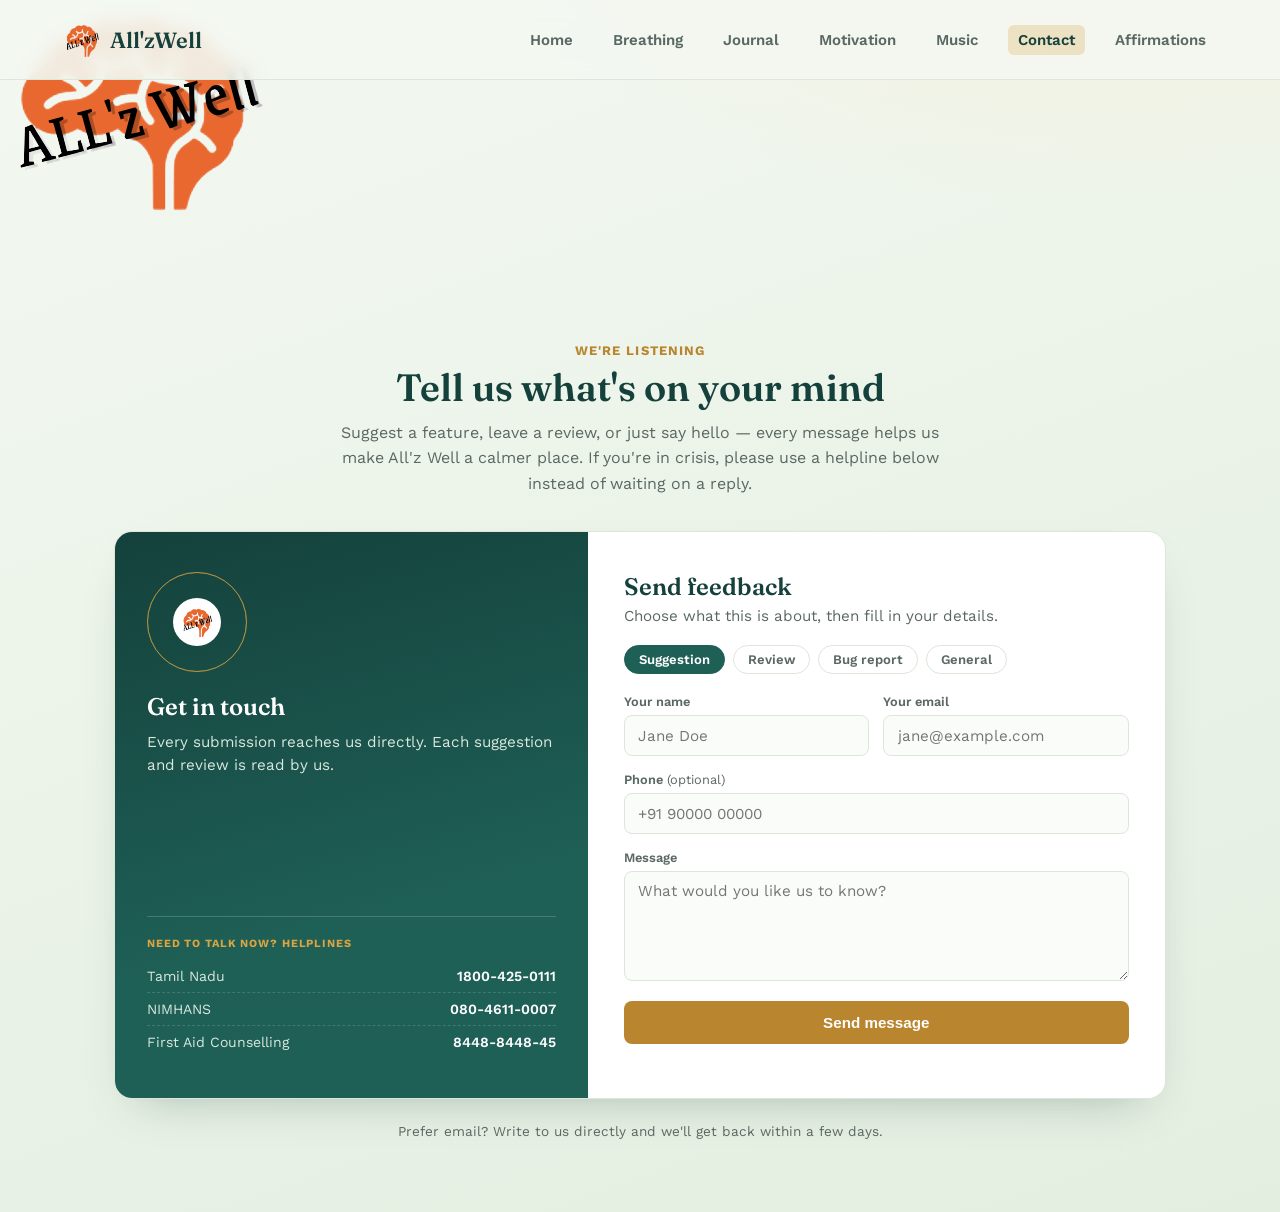
<file: contactus.html>
<!DOCTYPE html>
<html lang="en">
<head>
  <meta charset="UTF-8">
  <meta http-equiv="X-UA-Compatible" content="IE=edge">
  <meta name="viewport" content="width=device-width, initial-scale=1.0">
  <img src="ALLz_Well.png" alt="All'zWell logo" class="favicon">
  <title>Contact Us | All'z Well</title>
  <link rel="stylesheet" href="contactus.css">
</head>
<body>
  <nav>
    <input id="nav-toggle" type="checkbox">
    <div class="logo"><img src="ALLz_Well.png" alt="All'zWell logo">All'zWell</div>
    <ul class="links">
      <li><a href="homepage.html">Home</a></li>
      <li><a href="breathingexericise.html">Breathing</a></li>
      <li><a href="journal.html">Journal</a></li>
      <li><a href="motivation.html">Motivation</a></li>
      <li><a href="music.html">Music</a></li>
      <li><a href="contactus.html" class="active">Contact</a></li>
      <li><a href="affirmations.html">Affirmations</a></li>
    </ul>
    <label for="nav-toggle" class="icon-burger">
      <div class="line"></div>
      <div class="line"></div>
      <div class="line"></div>
    </label>
  </nav>

  <main class="page">
    <div class="intro">
      <span class="eyebrow">We're listening</span>
      <h1>Tell us what's on your mind</h1>
      <p>Suggest a feature, leave a review, or just say hello — every message helps us
        make All'z Well a calmer place. If you're in crisis, please use a helpline below
        instead of waiting on a reply.</p>
    </div>

    <div class="contact-grid">
      <div class="left">
        <div class="breathe-wrap">
          <div class="breathe-ring"></div>
          <div class="breathe-ring delay"></div>
          <img src="ALLz_Well.png" alt="All'zWell mark">
        </div>
        <h2>Get in touch</h2>
        <p class="lede">Every submission reaches us directly.
          Each suggestion and review is read by us.</p>

        <div class="helplines">
          <span class="label">Need to talk now? Helplines</span>
          <div class="helpline-item">
            <span>Tamil Nadu</span>
            <a href="tel:18004250111">1800&#8209;425&#8209;0111</a>
          </div>
          <div class="helpline-item">
            <span>NIMHANS</span>
            <a href="tel:08046110007">080&#8209;4611&#8209;0007</a>
          </div>
          <div class="helpline-item">
            <span>First Aid Counselling</span>
            <a href="tel:84488448445">8448&#8209;8448&#8209;45</a>
          </div>
        </div>
      </div>

      <div class="right">
        <h2>Send feedback</h2>
        <p class="lede">Choose what this is about, then fill in your details.</p>

        <form id="contact-form" action="https://formspree.io/f/xdeooyev" method="POST">
          <div class="type-toggle">
            <input type="radio" id="type-suggestion" name="feedback_type" value="Suggestion" checked>
            <label for="type-suggestion">Suggestion</label>

            <input type="radio" id="type-review" name="feedback_type" value="Review">
            <label for="type-review">Review</label>

            <input type="radio" id="type-bug" name="feedback_type" value="Bug report">
            <label for="type-bug">Bug report</label>

            <input type="radio" id="type-general" name="feedback_type" value="General">
            <label for="type-general">General</label>
          </div>

          <div class="field-row">
            <div class="field-group">
              <label for="name">Your name</label>
              <input type="text" id="name" name="name" class="field" placeholder="Jane Doe" required>
            </div>
            <div class="field-group">
              <label for="email">Your email</label>
              <input type="email" id="email" name="email" class="field" placeholder="jane@example.com" required>
            </div>
          </div>

          <div class="field-group">
            <label for="phone">Phone <span style="font-weight:400;">(optional)</span></label>
            <input type="tel" id="phone" name="phone" class="field" placeholder="+91 90000 00000">
          </div>

          <div class="field-group">
            <label for="message">Message</label>
            <textarea id="message" name="message" class="field area" placeholder="What would you like us to know?" required></textarea>
          </div>

          <button type="submit" class="btn" id="submit-btn">Send message</button>
          <p class="form-status" id="form-status" role="status" aria-live="polite"></p>
        </form>
      </div>
    </div>

    <p class="page-footnote">Prefer email? Write to us directly and we'll get back within a few days.</p>
  </main>

  <script>
    const FORMSPREE_ENDPOINT = "https://formspree.io/f/xdeooyev";

    const form = document.getElementById("contact-form");
    const statusEl = document.getElementById("form-status");
    const submitBtn = document.getElementById("submit-btn");

    form.addEventListener("submit", async function (e) {
      e.preventDefault();

      if (FORMSPREE_ENDPOINT.includes("YOUR_FORM_ID")) {
        statusEl.textContent = "Form isn't connected yet — add your Formspree form ID in contactus.html.";
        statusEl.className = "form-status err";
        return;
      }

      const data = new FormData(form);
      data.append("_subject", `All'zWell — ${data.get("feedback_type")} from ${data.get("name")}`);

      submitBtn.disabled = true;
      submitBtn.textContent = "Sending...";
      statusEl.textContent = "";
      statusEl.className = "form-status";

      try {
        const response = await fetch(FORMSPREE_ENDPOINT, {
          method: "POST",
          body: data,
          headers: { "Accept": "application/json" }
        });

        if (response.ok) {
          statusEl.textContent = "Thank you — your message has been sent. We'll be in touch if a reply is needed.";
          statusEl.className = "form-status ok";
          form.reset();
        } else {
          const result = await response.json().catch(() => null);
          const detail = result && result.errors ? result.errors.map(x => x.message).join(", ") : "";
          statusEl.textContent = "Something went wrong sending your message" + (detail ? `: ${detail}` : ". Please try again.");
          statusEl.className = "form-status err";
        }
      } catch (err) {
        statusEl.textContent = "Network error — please check your connection and try again.";
        statusEl.className = "form-status err";
      } finally {
        submitBtn.disabled = false;
        submitBtn.textContent = "Send message";
      }
    });
  </script>
</body>
</html>
</file>
<file: contactus.css>
@import url('https://fonts.googleapis.com/css2?family=Fraunces:opsz,wght@9..144,400;9..144,500;9..144,600&family=Work+Sans:wght@400;500;600;700&display=swap');

:root {
  --sage-1: #F3F8F1;
  --sage-2: #E3EEE0;
  --ink: #26312E;
  --ink-soft: #5A6864;
  --teal: #1E5F56;
  --teal-deep: #14413B;
  --amber: #D9A441;
  --amber-deep: #B9852E;
  --card: #FFFFFF;
  --line: #DCE6D9;
  --radius: 18px;
  --shadow: 0 20px 45px -25px rgba(20, 65, 59, 0.35);
}

* { box-sizing: border-box; }

body {
  margin: 0;
  min-height: 100vh;
  font-family: 'Work Sans', sans-serif;
  color: var(--ink);
  background:
    radial-gradient(1100px 600px at 85% -10%, #F7EFDC 0%, transparent 55%),
    linear-gradient(160deg, var(--sage-1) 0%, var(--sage-2) 100%);
}

h1, h2, h3 {
  font-family: 'Fraunces', serif;
  font-weight: 600;
  margin: 0;
  color: var(--teal-deep);
}

/* ---------------- NAV BAR ---------------- */
nav {
  position: fixed;
  z-index: 100;
  left: 0;
  right: 0;
  top: 0;
  padding: 0 5%;
  height: 80px;
  background-color: rgba(243, 248, 241, 0.9);
  backdrop-filter: blur(8px);
  border-bottom: 1px solid var(--line);
  display: flex;
  align-items: center;
  justify-content: space-between;
}

nav .logo {
  display: flex;
  align-items: center;
  gap: 10px;
  font-family: 'Fraunces', serif;
  font-weight: 600;
  font-size: 22px;
  color: var(--teal-deep);
}

nav .logo img {
  width: 36px;
  height: 36px;
  border-radius: 50%;
}

nav .links {
  display: flex;
  align-items: center;
  gap: 20px;
  list-style: none;
  margin: 0;
  padding: 0;
}

nav .links a {
  display: block;
  font-size: 15px;
  font-weight: 600;
  color: var(--ink-soft);
  text-decoration: none;
  padding: 6px 10px;
  border-radius: 6px;
  transition: all 0.2s ease;
}

nav .links a:hover {
  color: var(--teal);
  background: rgba(30, 95, 86, 0.08);
}

nav .links a.active {
  color: var(--teal-deep);
  background: rgba(217, 164, 65, 0.25);
}

#nav-toggle { display: none; }

nav .icon-burger {
  display: none;
  cursor: pointer;
}

nav .icon-burger .line {
  width: 26px;
  height: 3px;
  background-color: var(--teal-deep);
  margin: 5px;
  border-radius: 3px;
  transition: all 0.3s ease-in-out;
}

/* ---------------- MAIN LAYOUT ---------------- */
.page {
  max-width: 1100px;
  margin: 0 auto;
  padding: 120px 24px 60px;
}

.intro {
  text-align: center;
  max-width: 640px;
  margin: 0 auto 35px;
}

.intro .eyebrow {
  display: inline-block;
  font-size: 13px;
  font-weight: 700;
  letter-spacing: .08em;
  text-transform: uppercase;
  color: var(--amber-deep);
  margin-bottom: 8px;
}

.intro h1 { font-size: clamp(28px, 4vw, 38px); line-height: 1.15; }

.intro p {
  color: var(--ink-soft);
  font-size: 1rem;
  margin-top: 10px;
  line-height: 1.6;
}

.contact-grid {
  display: grid;
  grid-template-columns: 0.9fr 1.1fr;
  background: var(--card);
  border-radius: var(--radius);
  box-shadow: var(--shadow);
  overflow: hidden;
  border: 1px solid var(--line);
}

/* -------- LEFT SIDE -------- */
.left {
  position: relative;
  padding: 40px 32px;
  background: linear-gradient(165deg, var(--teal-deep), var(--teal) 65%);
  color: #EFF6EF;
  display: flex;
  flex-direction: column;
}

.breathe-wrap {
  position: relative;
  width: 100px;
  height: 100px;
  margin-bottom: 20px;
  display: flex;
  align-items: center;
  justify-content: center;
}

.breathe-ring {
  position: absolute;
  inset: 0;
  border-radius: 50%;
  border: 1.5px solid rgba(217, 164, 65, 0.55);
  animation: breathe 4.5s ease-in-out infinite;
}

.breathe-ring.delay { animation-delay: 1.5s; }

.breathe-wrap img {
  width: 48px;
  height: 48px;
  position: relative;
  z-index: 1;
  border-radius: 50%;
  background: #fff;
  padding: 8px;
}

@keyframes breathe {
  0%   { transform: scale(0.72); opacity: 0.85; }
  50%  { transform: scale(1.15); opacity: 0.15; }
  100% { transform: scale(0.72); opacity: 0.85; }
}

.left h2 { color: #fff; font-size: 24px; }

.left .lede {
  color: #D9E8DE;
  font-size: 0.95rem;
  line-height: 1.5;
  margin: 10px 0 24px;
}

.helplines {
  margin-top: auto;
  padding-top: 20px;
  border-top: 1px solid rgba(255,255,255,0.18);
}

.helplines .label {
  font-size: 11px;
  font-weight: 700;
  letter-spacing: .08em;
  text-transform: uppercase;
  color: var(--amber);
  margin-bottom: 10px;
  display: block;
}

.helpline-item {
  display: flex;
  justify-content: space-between;
  gap: 12px;
  padding: 8px 0;
  border-bottom: 1px dashed rgba(255,255,255,0.15);
  font-size: 0.88rem;
}

.helpline-item:last-child { border-bottom: none; }
.helpline-item span:first-child { color: #D9E8DE; }
.helpline-item a { color: #fff; font-weight: 600; text-decoration: none; }
.helpline-item a:hover { color: var(--amber); }

/* -------- RIGHT SIDE FORM -------- */
.right { padding: 40px 36px; }
.right h2 { font-size: 24px; }
.right .lede { color: var(--ink-soft); margin: 6px 0 20px; font-size: 0.95rem; }

.type-toggle {
  display: flex;
  gap: 8px;
  margin-bottom: 20px;
  flex-wrap: wrap;
}

.type-toggle input { display: none; }
.type-toggle label {
  padding: 6px 14px;
  border-radius: 999px;
  border: 1.5px solid var(--line);
  font-size: 0.82rem;
  font-weight: 600;
  color: var(--ink-soft);
  cursor: pointer;
  transition: all .2s;
}

.type-toggle input:checked + label {
  background: var(--teal);
  border-color: var(--teal);
  color: #fff;
}

.field-row { display: grid; grid-template-columns: 1fr 1fr; gap: 14px; }

.field-group { margin-bottom: 16px; }
.field-group label {
  display: block;
  font-size: 0.8rem;
  font-weight: 600;
  color: var(--ink-soft);
  margin-bottom: 6px;
}

.field {
  width: 100%;
  padding: 0.65rem 0.85rem;
  outline: none;
  border: 1.5px solid var(--line);
  border-radius: 8px;
  background-color: #FAFCF9;
  font-family: inherit;
  font-size: 0.95rem;
  color: var(--ink);
  transition: .2s;
}

.field:focus {
  background-color: #fff;
  border-color: var(--teal);
  box-shadow: 0 0 0 3px rgba(30, 95, 86, 0.12);
}

.area { min-height: 110px; resize: vertical; }

.btn {
  width: 100%;
  padding: 0.8rem 1rem;
  font-size: 0.95rem;
  font-weight: 700;
  color: #fff;
  background-color: var(--amber-deep);
  cursor: pointer;
  outline: none;
  border: none;
  border-radius: 8px;
  transition: .2s;
}

.btn:hover { background-color: var(--amber); }

.form-status { margin-top: 12px; font-size: 0.88rem; font-weight: 600; }
.form-status.ok { color: var(--teal); }
.form-status.err { color: #B3432D; }

.page-footnote {
  text-align: center;
  color: var(--ink-soft);
  font-size: 0.85rem;
  margin-top: 24px;
}

/* ---------------- MOBILE MENU ---------------- */
@media screen and (max-width: 768px) {
  .contact-grid { grid-template-columns: 1fr; }
  .field-row { grid-template-columns: 1fr; }
  nav .icon-burger { display: block; }
  
  nav .links {
    position: fixed;
    top: 80px;
    left: 0;
    right: 0;
    bottom: 100%;
    flex-direction: column;
    background: var(--teal-deep);
    justify-content: center;
    overflow: hidden;
    transition: all 0.4s ease;
  }

  nav .links a {
    color: #EFF6EF;
    font-size: 18px;
  }

  nav #nav-toggle:checked ~ .links {
    bottom: 0;
  }
}
</file>
